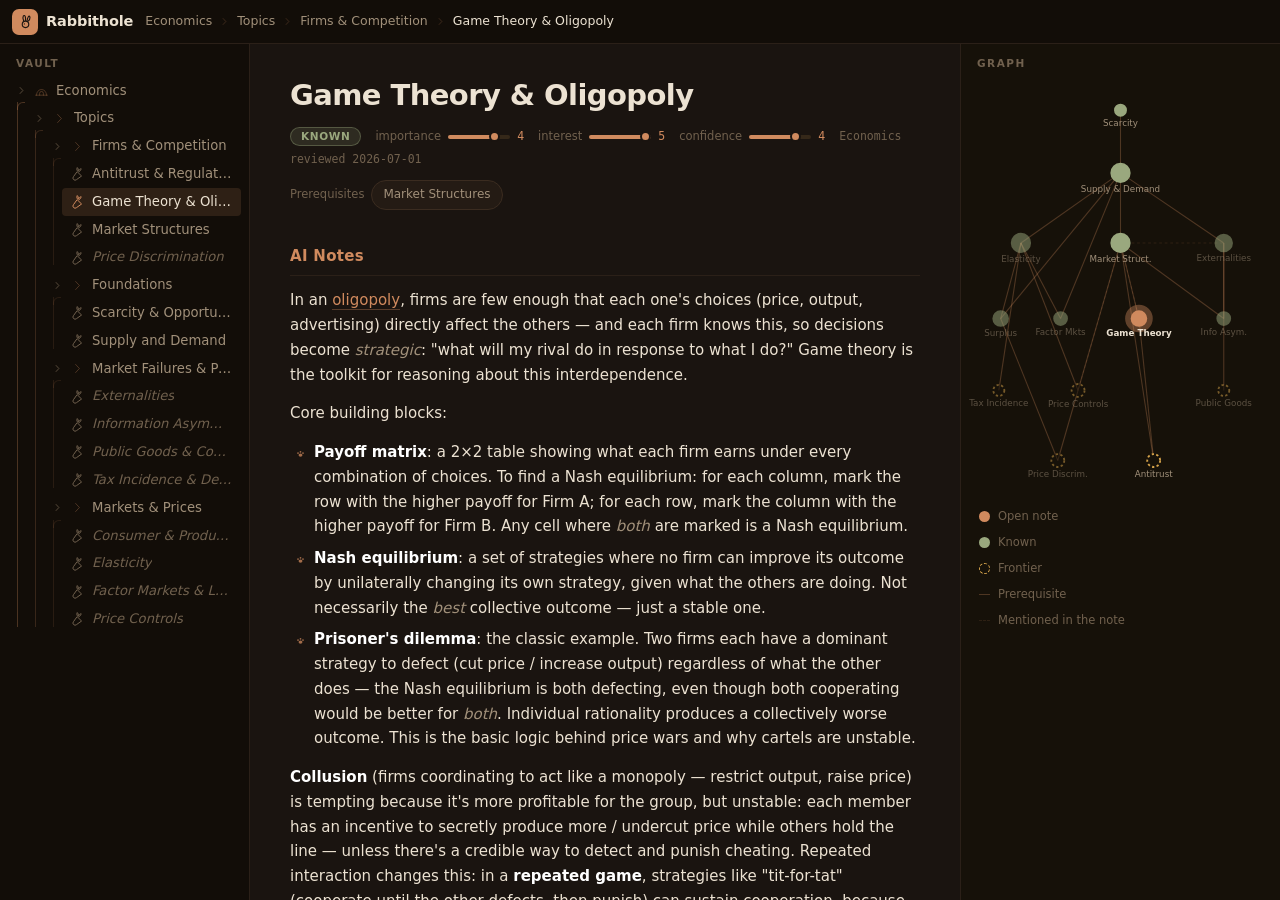
<file: demo/rabbithole/index.html>
<!doctype html>
<html lang="en">
<head>
<meta charset="utf-8">
<meta name="viewport" content="width=device-width, initial-scale=1">
<title>Rabbithole — Economics</title>
<meta name="description" content="A demo slice of Rabbithole: an Obsidian-style reader over a real Economics vault, centred on Game Theory & Oligopoly.">
<link rel="stylesheet" href="rabbithole.css">
<link rel="icon" href="data:image/svg+xml,<svg xmlns='http://www.w3.org/2000/svg' viewBox='0 0 100 100'><rect width='100' height='100' rx='24' fill='%23d08a5e'/><g fill='none' stroke='%231a1410' stroke-width='6' stroke-linecap='round' stroke-linejoin='round'><path d='M38 46c-4-10-5-20-2-26 3-5 8-3 10 3 2 6 2 14 1 21'/><path d='M56 46c2-10 4-19 8-24 4-4 8-1 8 5 0 7-4 14-8 19'/><circle cx='47' cy='62' r='16'/><circle cx='41' cy='60' r='2.5' fill='%231a1410'/></g></svg>">
</head>
<body>

<a class="skip" href="#reader">Skip to the note</a>

<header class="topbar">
  <button class="icon-btn drawer-btn" id="drawerBtn" type="button" aria-label="Show file tree" aria-expanded="false"></button>

  <a class="brand" href="../../index.html#projects" title="Back to the portfolio">
    <span class="brand-mark" id="brandMark"></span>
    <span class="brand-name">Rabbithole</span>
  </a>

  <nav class="crumbs" id="crumbs" aria-label="Breadcrumb"></nav>

  <button class="icon-btn graph-btn" id="graphBtn" type="button" aria-label="Show graph" aria-expanded="false"></button>
</header>

<main class="layout">
  <div class="scrim" id="scrim" hidden></div>

  <aside class="pane tree-pane" id="treePane" aria-label="Vault">
    <p class="pane-label">Vault</p>
    <div class="tree" id="tree"></div>
  </aside>

  <section class="pane reader-pane" id="reader" tabindex="-1" aria-live="polite">
    <article class="note" id="note"></article>
  </section>

  <aside class="pane graph-pane" id="graphPane" aria-label="Graph">
    <p class="pane-label">Graph</p>
    <div class="graph-wrap" id="graphWrap"></div>
    <ul class="legend" id="legend"></ul>
  </aside>
</main>

<script src="notes.js"></script>
<script src="app.js"></script>
</body>
</html>
</file>
<file: demo/rabbithole/rabbithole.css>
/* =========================================================
   Rabbithole — dark burrow theme.

   Token NAMES mirror the real app (knowbase-web/src/index.css) so the
   structural CSS transfers idea-for-idea; the VALUES are burrow: warm
   low-saturation soil for surfaces, a rabbit-fur accent, sage for ground
   you've already covered and lantern gold for the part of the tunnel
   that's still dark.

   These live on :root because this is its own document. If this demo is
   ever inlined into the portfolio page, scope them to a wrapper class —
   both define --accent.
   ========================================================= */

:root{
  /* surfaces — deeper as you go further in */
  --bg-primary:#1a1410;
  --bg-secondary:#161109;
  --bg-sidebar:#120d08;
  --bg-elevated:#241b14;
  --bg-hover:#2c2119;
  --bg-active:#352819;

  /* accent — rabbit fur, keyed to the portfolio's terracotta */
  --accent:#d08a5e;
  --accent-hover:#e3a077;
  --accent-soft:rgba(208,138,94,.15);
  --accent-line:rgba(208,138,94,.34);

  /* status */
  --known:#9aa87e;
  --known-soft:rgba(154,168,126,.16);
  --frontier:#d4a24a;
  --frontier-soft:rgba(212,162,74,.16);

  --text-normal:#ece2d2;
  --text-muted:#a1907a;
  --text-faint:#71614e;
  --text-on-accent:#1a1410;

  --border:#2b2018;
  --border-strong:#3b2c20;
  --divider:#241b14;

  /* tunnel rails — one per nesting level */
  --tunnel-1:rgba(208,138,94,.30);
  --tunnel-2:rgba(208,138,94,.20);
  --tunnel-3:rgba(208,138,94,.12);

  --radius-s:4px;
  --radius-m:7px;
  --radius-l:11px;

  --sidebar-w:250px;
  --graph-w:320px;
  --topbar-h:44px;

  --font-ui:-apple-system,BlinkMacSystemFont,'SF Pro Text','Inter',system-ui,sans-serif;
  --font-mono:ui-monospace,'SF Mono','JetBrains Mono',Menlo,monospace;

  --shadow-pop:0 8px 28px rgba(0,0,0,.55);
  --ease:cubic-bezier(.4,0,.6,1);
}

*,*::before,*::after{box-sizing:border-box}

html,body{height:100%}
body{
  margin:0;overflow:hidden;
  background:var(--bg-primary);color:var(--text-normal);
  font:400 15px/1.65 var(--font-ui);
  -webkit-font-smoothing:antialiased;
}
a{color:inherit;text-decoration:none}
ul{margin:0;padding:0;list-style:none}
button{font:inherit;color:inherit;background:none;border:0;cursor:pointer}
:focus-visible{outline:2px solid var(--accent);outline-offset:2px;border-radius:var(--radius-s)}

.skip{position:absolute;left:-9999px}
.skip:focus{
  left:12px;top:12px;z-index:90;background:var(--accent);color:var(--text-on-accent);
  padding:9px 15px;border-radius:var(--radius-m);font-weight:600;
}

/* ===================== TOPBAR ===================== */
.topbar{
  height:var(--topbar-h);display:flex;align-items:center;gap:12px;padding:0 12px;
  background:var(--bg-sidebar);border-bottom:1px solid var(--border);
  position:relative;z-index:30;
}
.brand{display:flex;align-items:center;gap:8px;flex:none}
.brand-mark{
  width:26px;height:26px;border-radius:var(--radius-m);display:grid;place-items:center;
  background:var(--accent);color:var(--text-on-accent);flex:none;
}
.brand-mark svg{width:17px;height:17px}
.brand-name{font-weight:600;letter-spacing:-.01em;font-size:14.5px}

.crumbs{
  display:flex;align-items:center;gap:7px;min-width:0;flex:1;
  font-size:12.5px;color:var(--text-muted);
}
.crumbs .c{white-space:nowrap;overflow:hidden;text-overflow:ellipsis}
/* shrinkable, so a long note title ellipsizes instead of running under the
   graph button on narrow screens */
.crumbs .c.here{color:var(--text-normal);font-weight:500;flex:0 1 auto;min-width:0}
.crumbs .sep{flex:none;width:11px;height:11px;color:var(--tunnel-1);display:grid;place-items:center}
.crumbs .sep svg{width:100%;height:100%}

.icon-btn{
  width:30px;height:30px;border-radius:var(--radius-m);display:grid;place-items:center;
  border:1px solid var(--border);background:transparent;color:var(--text-muted);flex:none;
}
.icon-btn svg{width:17px;height:17px}
.icon-btn:hover{background:var(--bg-hover);color:var(--text-normal);border-color:var(--border-strong)}
.icon-btn[aria-expanded="true"]{background:var(--accent-soft);color:var(--accent);border-color:var(--accent-line)}
.drawer-btn{display:none}
/* the graph toggle only means anything once the graph column has collapsed */
@media (min-width:1101px){ .graph-btn{display:none} }

/* ===================== LAYOUT ===================== */
.layout{
  height:calc(100% - var(--topbar-h));
  display:grid;grid-template-columns:var(--sidebar-w) 1fr var(--graph-w);
}
.pane{overflow-y:auto;overflow-x:hidden;min-width:0}
.pane-label{
  margin:0;padding:14px 16px 8px;
  font:600 10.5px/1 var(--font-ui);letter-spacing:.14em;text-transform:uppercase;
  color:var(--text-faint);
}
.tree-pane{background:var(--bg-sidebar);border-right:1px solid var(--border)}
.reader-pane{background:var(--bg-primary)}
.graph-pane{background:var(--bg-secondary);border-left:1px solid var(--border)}
.scrim{display:none}

/* ===================== TREE ===================== */
.tree{padding:0 8px 24px}
.tree ul{position:relative}

/* tunnel rails: a guide line per nesting level, plus a rounded mouth arc
   at the top of each nested group, so depth reads as descending a burrow */
.tree ul ul{margin-left:9px;padding-left:9px;position:relative}
.tree ul ul::before{
  content:"";position:absolute;left:0;top:-2px;bottom:6px;width:1px;
  background:var(--rail,var(--tunnel-3));
}
.tree ul ul::after{
  content:"";position:absolute;left:0;top:-2px;width:8px;height:8px;
  border-left:1px solid var(--rail,var(--tunnel-3));
  border-top:1px solid var(--rail,var(--tunnel-3));
  border-top-left-radius:6px;
}
.tree li[data-d="1"] > ul{--rail:var(--tunnel-1)}
.tree li[data-d="2"] > ul{--rail:var(--tunnel-2)}
.tree li[data-d="3"] > ul{--rail:var(--tunnel-3)}

.row{
  display:flex;align-items:center;gap:7px;width:100%;text-align:left;
  padding:5px 8px;border-radius:var(--radius-s);
  font-size:13.2px;color:var(--text-muted);line-height:1.35;
}
.row:hover{background:var(--bg-hover);color:var(--text-normal)}
.row .ic{width:15px;height:15px;flex:none;display:grid;place-items:center;color:var(--text-faint)}
.row .ic svg{width:100%;height:100%}
.row .nm{overflow:hidden;text-overflow:ellipsis;white-space:nowrap}

.row.folder{font-weight:500}
.row.folder .ic{color:var(--tunnel-1)}
.row.folder .tw{
  width:11px;height:11px;flex:none;color:var(--text-faint);
  display:grid;place-items:center;
}
.row.folder .tw svg{width:100%;height:100%}
.row.leaf.stub{color:var(--text-faint);font-style:italic}
.row.leaf.here{background:var(--accent-soft);color:var(--text-normal);font-weight:500}
.row.leaf.here .ic{color:var(--accent)}

li.collapsed > ul{display:none}

@media (prefers-reduced-motion:no-preference){
  .row{transition:background .15s var(--ease),color .15s var(--ease)}
  .row.folder .tw{transition:transform .18s var(--ease)}
  li.collapsed > .row.folder .tw{transform:rotate(-90deg)}
}
@media (prefers-reduced-motion:reduce){
  li.collapsed > .row.folder .tw{transform:rotate(-90deg)}
}

/* ===================== READER ===================== */
.note{max-width:760px;margin:0 auto;padding:34px 40px 96px}
.note h1{
  margin:0 0 4px;font-size:29px;line-height:1.2;font-weight:650;letter-spacing:-.02em;
}
.note h2{
  margin:34px 0 12px;font-size:15px;font-weight:600;letter-spacing:.02em;
  color:var(--accent);padding-bottom:7px;border-bottom:1px solid var(--border);
}
.note h3{margin:24px 0 8px;font-size:15.5px;font-weight:600}
.note p{margin:0 0 14px;color:var(--text-normal)}
.note strong{color:#fff;font-weight:620}
.note em{color:var(--text-muted)}
.note hr{border:0;border-top:1px solid var(--border);margin:26px 0}

.note code{
  font:500 13px/1.5 var(--font-mono);
  background:var(--bg-elevated);border:1px solid var(--border);
  padding:1.5px 5px;border-radius:var(--radius-s);color:var(--accent-hover);
}

/* paw-print list markers */
.note ul.md{margin:0 0 14px;padding-left:24px}
.note ul.md > li{position:relative;margin-bottom:7px;color:var(--text-normal)}
.note ul.md > li::before{
  content:"";position:absolute;left:-19px;top:.52em;width:11px;height:11px;
  opacity:.75;
  background:var(--paw) center/contain no-repeat;
}
.note ol.md{margin:0 0 14px;padding-left:22px;list-style:decimal}
.note ol.md > li{margin-bottom:7px;padding-left:3px}
.note ol.md > li::marker{color:var(--accent);font-weight:600;font-size:13px}

/* metadata strip */
.meta{display:flex;align-items:center;flex-wrap:wrap;gap:8px 14px;margin:14px 0 26px}
.pill{
  display:inline-flex;align-items:center;gap:6px;padding:3.5px 10px;border-radius:999px;
  font:600 10.5px/1 var(--font-ui);letter-spacing:.06em;text-transform:uppercase;
}
.pill.known{background:var(--known-soft);color:var(--known);border:1px solid rgba(154,168,126,.36)}
.pill.frontier{background:var(--frontier-soft);color:var(--frontier);border:1px solid rgba(212,162,74,.36)}
/* editable score sliders — --fill is set per-label in JS and drives the
   filled portion of the WebKit track (Firefox has ::-moz-range-progress) */
.meter{
  display:flex;align-items:center;gap:7px;
  font-size:11.5px;color:var(--text-faint);cursor:pointer;
}
.meter .m-lbl{user-select:none}
.meter output{
  font:500 11.5px/1 var(--font-mono);color:var(--accent);
  min-width:7px;text-align:right;
}
.meter:hover{color:var(--text-muted)}

.meter input[type=range]{
  -webkit-appearance:none;appearance:none;
  width:62px;height:14px;margin:0;padding:0;
  background:transparent;cursor:pointer;
}
.meter input[type=range]:focus{outline:none}
.meter input[type=range]:focus-visible{outline:2px solid var(--accent);outline-offset:3px;border-radius:var(--radius-s)}

/* WebKit / Blink */
.meter input[type=range]::-webkit-slider-runnable-track{
  height:4px;border-radius:2px;
  background:linear-gradient(to right,
    var(--accent) 0 var(--fill,0%), var(--bg-active) var(--fill,0%) 100%);
}
.meter input[type=range]::-webkit-slider-thumb{
  -webkit-appearance:none;appearance:none;
  width:11px;height:11px;margin-top:-3.5px;border-radius:50%;
  background:var(--accent);border:2px solid var(--bg-primary);
}
.meter:hover input[type=range]::-webkit-slider-thumb{background:var(--accent-hover)}

/* Firefox */
.meter input[type=range]::-moz-range-track{height:4px;border-radius:2px;background:var(--bg-active)}
.meter input[type=range]::-moz-range-progress{height:4px;border-radius:2px;background:var(--accent)}
.meter input[type=range]::-moz-range-thumb{
  width:11px;height:11px;border-radius:50%;
  background:var(--accent);border:2px solid var(--bg-primary);
}
.meter:hover input[type=range]::-moz-range-thumb{background:var(--accent-hover)}

.meta .reset{
  font:500 11px/1 var(--font-ui);color:var(--text-faint);
  border:1px solid var(--border-strong);background:var(--bg-elevated);
  padding:4px 9px;border-radius:999px;
}
.meta .reset:hover{color:var(--accent);border-color:var(--accent-line);background:var(--accent-soft)}
.meta .mono{font:500 11.5px/1 var(--font-mono);color:var(--text-faint)}

.prereqs{display:flex;align-items:center;flex-wrap:wrap;gap:7px;margin:-12px 0 28px}
.prereqs .lbl{font-size:11.5px;color:var(--text-faint)}
.chip{
  display:inline-flex;align-items:center;gap:5px;padding:4px 11px;border-radius:999px;
  border:1px solid var(--border-strong);background:var(--bg-elevated);
  font-size:12px;color:var(--text-muted);
}
.chip:hover{border-color:var(--accent-line);color:var(--accent);background:var(--accent-soft)}

/* wikilinks */
.wl{color:var(--accent);border-bottom:1px solid var(--accent-line)}
.wl:hover{color:var(--accent-hover);border-bottom-color:var(--accent-hover)}
.wl.unresolved{color:var(--text-faint);border-bottom-style:dashed;cursor:not-allowed}
.ext{color:var(--accent);border-bottom:1px solid var(--accent-line)}
.ext:hover{color:var(--accent-hover)}

/* tables — the payoff matrices */
.md-table-wrap{position:relative;overflow-x:auto;margin:0 0 18px;border-radius:var(--radius-m)}
.md-table-wrap table{border-collapse:collapse;width:100%;font-size:13.4px}
.md-table-wrap th,.md-table-wrap td{
  border:1px solid var(--border);padding:8px 12px;text-align:left;vertical-align:top;
}
.md-table-wrap th{background:var(--bg-elevated);font-weight:600;color:var(--text-normal);white-space:nowrap}
.md-table-wrap tbody tr:nth-child(even) td{background:rgba(255,255,255,.02)}
.md-table-wrap td.nash{border-left:2px solid var(--accent);background:var(--accent-soft)}

/* checkbox link list */
.links{margin:0 0 14px;padding:0}
.links li{display:flex;align-items:flex-start;gap:9px;margin-bottom:8px}
.links .box{
  width:14px;height:14px;flex:none;margin-top:3px;border-radius:3px;
  border:1px solid var(--border-strong);background:var(--bg-elevated);
}

/* Q/A cards */
.qa{
  border:1px solid var(--border);background:var(--bg-secondary);
  border-radius:var(--radius-l);padding:18px 20px;margin:0 0 14px;
}
.qa .q{
  display:flex;gap:9px;margin:0 0 12px;
  font-weight:600;color:var(--accent);font-size:14.5px;line-height:1.5;
}
.qa .q::before{content:"Q";flex:none;font:700 11px/1.6 var(--font-mono);color:var(--accent);opacity:.65}
.qa .a > *:last-child{margin-bottom:0}

/* stub note */
.stub-card{
  display:flex;flex-direction:column;align-items:center;text-align:center;gap:14px;
  padding:44px 32px;margin:26px 0 0;
  border:1px dashed var(--border-strong);border-radius:var(--radius-l);
  background:var(--bg-secondary);
}
.stub-card .burrow{width:46px;height:46px;color:var(--tunnel-1)}
.stub-card .burrow svg{width:100%;height:100%}
.stub-card p{margin:0;color:var(--text-muted);max-width:44ch}
.stub-card .lede{color:var(--text-normal)}

/* ===================== GRAPH ===================== */
.graph-wrap{padding:0 12px}
.graph-wrap svg{width:100%;height:auto;display:block;overflow:visible}

.g-edge{stroke:var(--tunnel-1);stroke-width:1.2;fill:none}
.g-edge.link{stroke:var(--tunnel-3);stroke-dasharray:3 3}
.g-node{cursor:pointer}
.g-node circle{stroke-width:2}
.g-node.known circle{fill:var(--known);stroke:var(--known)}
.g-node.frontier circle{fill:var(--bg-secondary);stroke:var(--frontier);stroke-dasharray:2.5 2.5}
.g-node.stub{opacity:.5}
.g-node.here circle{fill:var(--accent);stroke:var(--accent)}
.g-node text{
  font:500 9.5px/1 var(--font-ui);fill:var(--text-muted);
  text-anchor:middle;pointer-events:none;
}
.g-node.here text{fill:var(--text-normal);font-weight:600}
.g-node:hover text{fill:var(--text-normal)}
.g-halo{fill:none;stroke:var(--accent);stroke-width:1.2;opacity:.4}
.graph.dim .g-node:not(.adj),.graph.dim .g-edge:not(.adj){opacity:.22}

.legend{padding:14px 18px 28px;display:grid;gap:7px}
.legend li{display:flex;align-items:center;gap:8px;font-size:11.5px;color:var(--text-faint)}
.legend .sw{width:11px;height:11px;flex:none;border-radius:50%}
.legend .sw.known{background:var(--known)}
.legend .sw.frontier{border:1.5px dashed var(--frontier)}
.legend .sw.here{background:var(--accent)}
.legend .sw.edge{height:0;border-top:1.2px solid var(--tunnel-1);border-radius:0}
.legend .sw.edge-link{height:0;border-top:1.2px dashed var(--tunnel-3);border-radius:0}

@media (prefers-reduced-motion:no-preference){
  .g-node circle,.g-node text,.g-edge{transition:opacity .2s var(--ease),fill .2s var(--ease)}
  .g-halo{animation:halo 4s ease-in-out infinite;transform-origin:center;transform-box:fill-box}
  @keyframes halo{0%,100%{opacity:.45;transform:scale(1)}50%{opacity:.14;transform:scale(1.22)}}

  /* the ear twitch — 420ms, every 8s, and only here */
  .brand-mark.twitch svg{animation:twitch .42s var(--ease)}
  @keyframes twitch{
    0%,100%{transform:rotate(0)}
    30%{transform:rotate(-7deg)}
    60%{transform:rotate(4deg)}
  }

  .chip,.wl,.icon-btn{transition:color .18s var(--ease),background .18s var(--ease),border-color .18s var(--ease)}
}

/* ===================== RESPONSIVE ===================== */
@media (max-width:1100px){
  .layout{grid-template-columns:var(--sidebar-w) 1fr}
  .graph-pane{
    position:fixed;right:0;top:var(--topbar-h);bottom:0;width:min(var(--graph-w),86vw);
    z-index:25;box-shadow:var(--shadow-pop);transform:translateX(101%);
  }
  .graph-pane.open{transform:none}
  @media (prefers-reduced-motion:no-preference){
    .graph-pane{transition:transform .28s var(--ease)}
  }
}
@media (max-width:760px){
  .layout{grid-template-columns:1fr}
  .drawer-btn{display:grid}
  .tree-pane{
    position:fixed;left:0;top:var(--topbar-h);bottom:0;width:min(280px,82vw);
    z-index:25;box-shadow:var(--shadow-pop);transform:translateX(-101%);
  }
  .tree-pane.open{transform:none}
  .scrim{
    display:block;position:fixed;inset:var(--topbar-h) 0 0;z-index:20;
    background:rgba(0,0,0,.55);
  }
  .scrim[hidden]{display:none}
  .note{padding:26px 20px 80px}
  .note h1{font-size:24px}
  .crumbs .c:not(.here){display:none}
  @media (prefers-reduced-motion:no-preference){
    .tree-pane{transition:transform .28s var(--ease)}
  }
}

/* belt and braces, same as the portfolio */
@media (prefers-reduced-motion:reduce){
  *,*::before,*::after{animation-duration:.01ms!important;transition-duration:.01ms!important}
}
</file>
